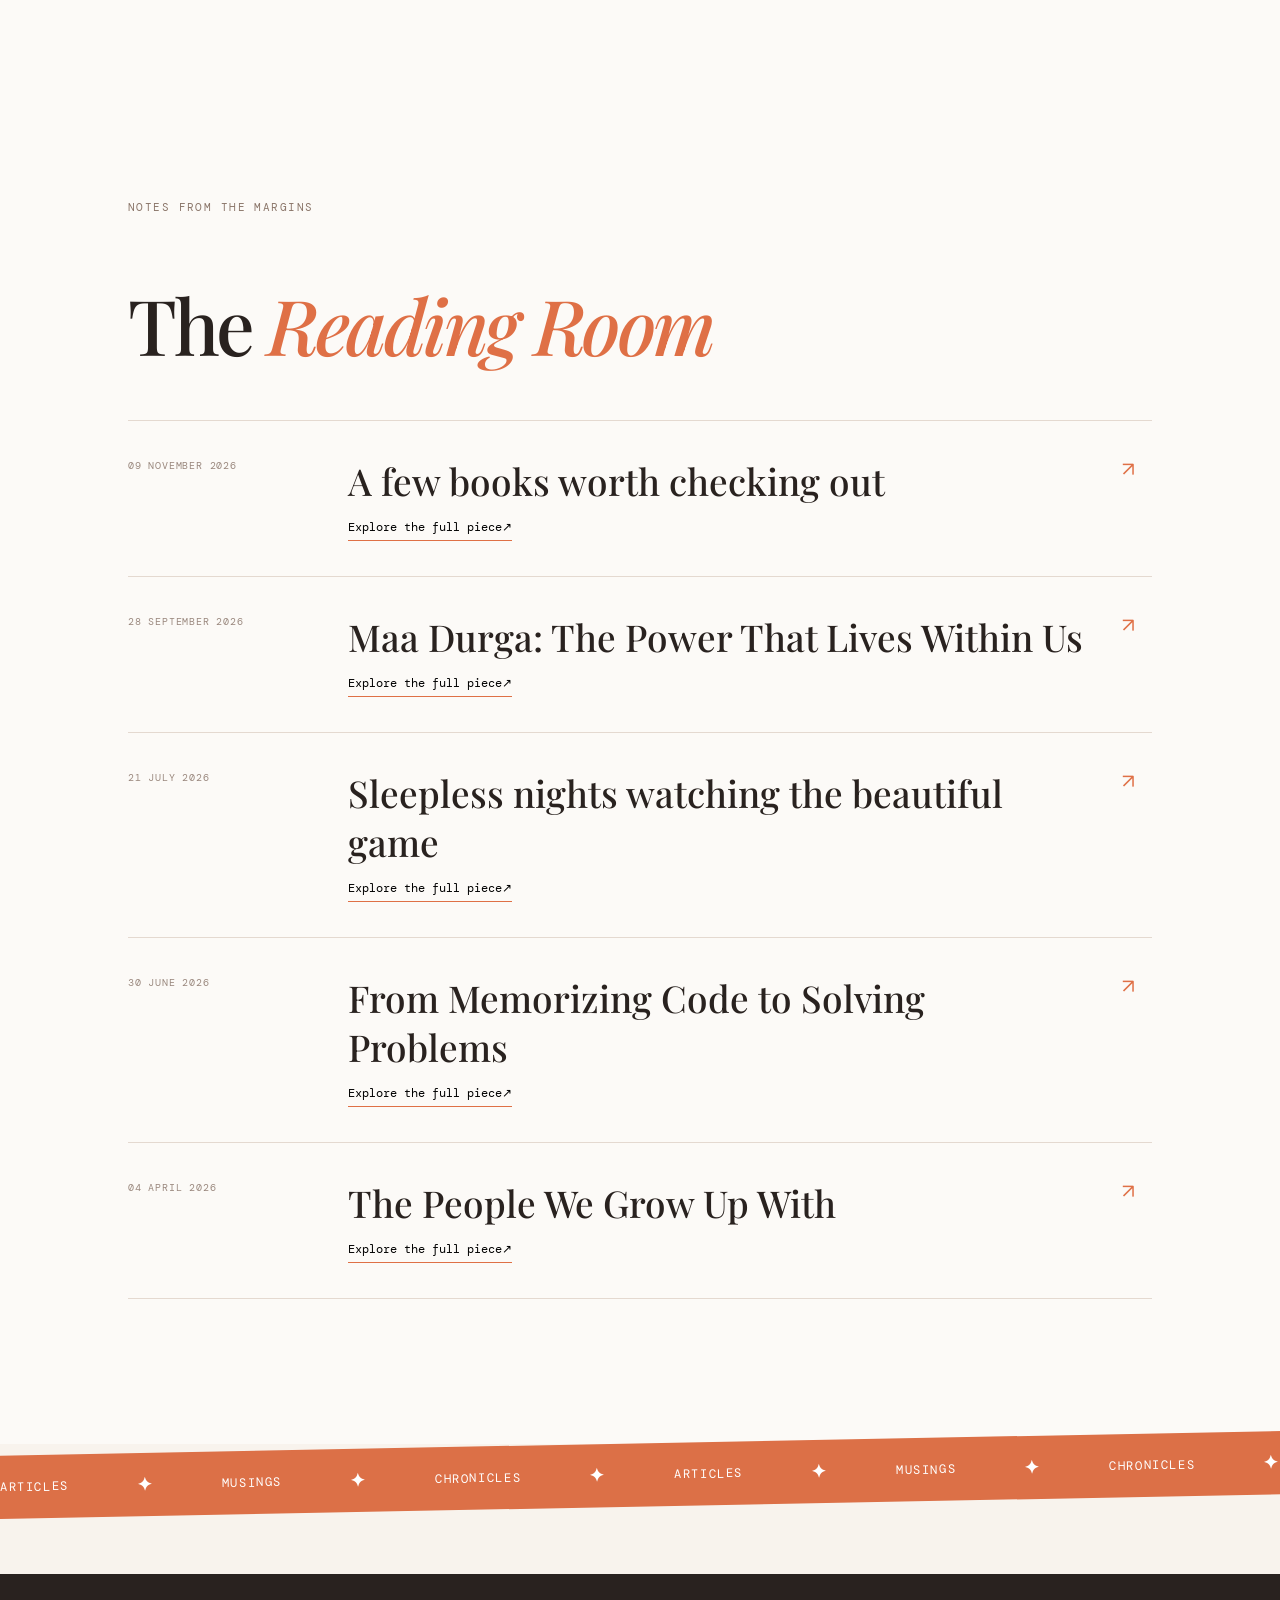
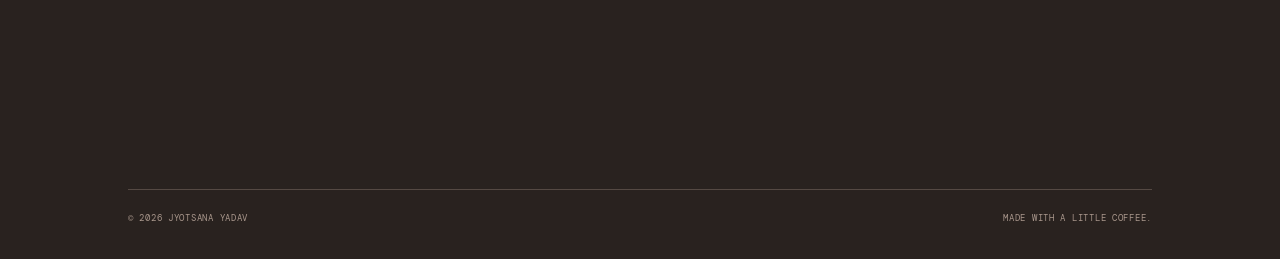
<file: index.html>
<!DOCTYPE html>
<html lang="en">
<head>
  <meta charset="UTF-8">
  <meta name="viewport" content="width=device-width, initial-scale=1.0">
  <meta name="description" content="Articles by Jyotsana Yadav on football, learning DSA and favourite books.">
  <title>Articles — Jyotsana Yadav</title>
  <link rel="preconnect" href="https://fonts.googleapis.com">
  <link rel="preconnect" href="https://fonts.gstatic.com" crossorigin>
  <link href="https://fonts.googleapis.com/css2?family=DM+Mono:wght@400;500&family=DM+Sans:wght@400;500;600&family=Playfair+Display:ital,wght@0,500;0,600;0,700;1,500;1,600&display=swap" rel="stylesheet">
  <link rel="stylesheet" href="style.css">
</head>
<body class="articles-page">

  <main>
    <section class="writing articles-hero section-pad" id="writing">
      <p class="eyebrow">NOTES FROM THE MARGINS</p>
      <div class="section-heading">
        <h2>The <em>Reading Room</em></h2>
      </div>
      <div class="article-list">
        <article class="article-row">
          <div class="article-date">09 NOVEMBER 2026 <span></span></div>
          <div class="article-main"><h3>A few books worth checking out</h3><button class="read-button" data-article="article-three"> Explore the full piece↗</button></div>
          <span class="article-arrow">↗</span>
        </article>
           <article class="article-row">
          <div class="article-date">28 SEPTEMBER 2026 <span></span></div>
          <div class="article-main"><h3>Maa Durga: The Power That Lives Within Us</h3><button class="read-button" data-article="article-five"> Explore the full piece↗</button></div>
          <span class="article-arrow">↗</span>
        </article>
        <article class="article-row">
          <div class="article-date">21 JULY 2026 <span></span></div>
          <div class="article-main"><h3>Sleepless nights watching the beautiful game</h3><button class="read-button" data-article="article-one"> Explore the full piece↗</button></div>
          <span class="article-arrow">↗</span>
        </article>
        <article class="article-row">
          <div class="article-date">30 JUNE 2026 <span></span></div>
          <div class="article-main"><h3>From Memorizing Code to Solving Problems</h3><button class="read-button" data-article="article-two"> Explore the full piece↗</button></div>
          <span class="article-arrow">↗</span>
        </article>
        <article class="article-row">
          <div class="article-date">04 APRIL 2026 <span></span></div>
          <div class="article-main"><h3>The People We Grow Up With</h3><button class="read-button" data-article="article-four"> Explore the full piece↗</button></div>
          <span class="article-arrow">↗</span>
        </article>
      </div>
    </section>
  </main>


  <div class="modal" id="article-modal" aria-hidden="true">
    <div class="modal-backdrop"></div>
    <article class="modal-panel" role="dialog" aria-modal="true" aria-labelledby="modal-title">
      <button class="modal-close" aria-label="Close article">×</button>
      <p class="eyebrow" id="modal-date"></p>
      <h2 id="modal-title"></h2>
      <div class="modal-content" id="modal-content"></div>
    </article>
  </div>
  
    <div class="ticker" aria-label="Topics I write about">
      <div class="ticker-track">
        <span>ARTICLES</span><b>✦</b><span>MUSINGS</span><b>✦</b><span>CHRONICLES</span><b>✦</b>
        <span>ARTICLES</span><b>✦</b><span>MUSINGS</span><b>✦</b><span>CHRONICLES</span><b>✦</b>
      </div>
    </div>
<br>
    <br>
    <br>

    <section class="contact section-pad" id="contact">
      <p class="eyebrow"></p>
      <footer><span>© 2026 JYOTSANA YADAV</span><span>MADE WITH A LITTLE COFFEE.</span></footer>
    </section>
  <script src="script.js"></script>
</body>
</html>
</file>
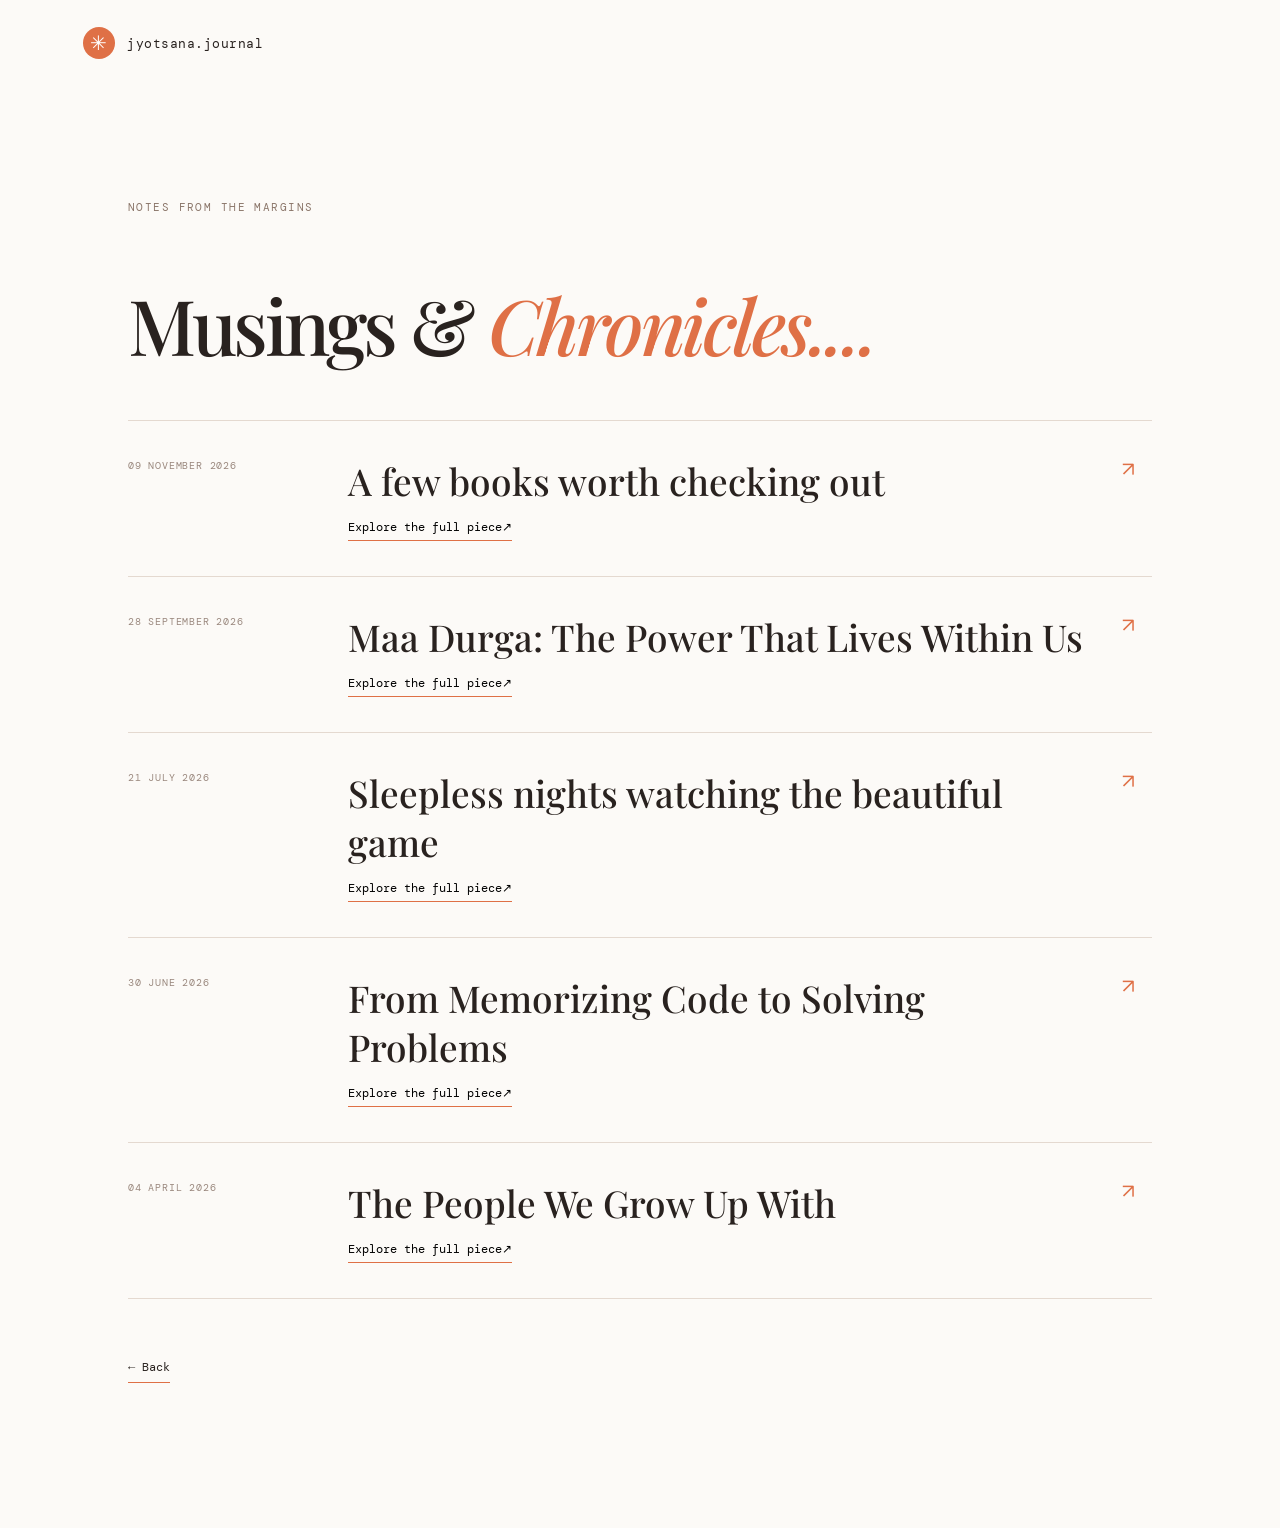
<file: articles.html>
<!DOCTYPE html>
<html lang="en">
<head>
  <meta charset="UTF-8">
  <meta name="viewport" content="width=device-width, initial-scale=1.0">
  <meta name="description" content="Articles by Jyotsana Yadav on football, learning DSA and favourite books.">
  <title>Articles — Jyotsana Yadav</title>
  <link rel="preconnect" href="https://fonts.googleapis.com">
  <link rel="preconnect" href="https://fonts.gstatic.com" crossorigin>
  <link href="https://fonts.googleapis.com/css2?family=DM+Mono:wght@400;500&family=DM+Sans:wght@400;500;600&family=Playfair+Display:ital,wght@0,500;0,600;0,700;1,500;1,600&display=swap" rel="stylesheet">
  <link rel="stylesheet" href="style.css">
</head>
<body class="articles-page">
  <header class="site-header">
    <a class="brand" href="index.html"><span class="brand-mark">✳</span><span>jyotsana.journal</span></a>
    <button class="menu-toggle" aria-label="Toggle navigation" aria-expanded="false">☰</button>

  </header>

  <main>
    <section class="writing articles-hero section-pad" id="writing">
      <p class="eyebrow">NOTES FROM THE MARGINS</p>
      <div class="section-heading">
        <h2>Musings &amp; <em>Chronicles....</em></h2>
      </div>
      <div class="article-list">
        <article class="article-row">
          <div class="article-date">09 NOVEMBER 2026 <span></span></div>
          <div class="article-main"><h3>A few books worth checking out</h3><button class="read-button" data-article="article-three"> Explore the full piece↗</button></div>
          <span class="article-arrow">↗</span>
        </article>
           <article class="article-row">
          <div class="article-date">28 SEPTEMBER 2026 <span></span></div>
          <div class="article-main"><h3>Maa Durga: The Power That Lives Within Us</h3><button class="read-button" data-article="article-five"> Explore the full piece↗</button></div>
          <span class="article-arrow">↗</span>
        </article>
        <article class="article-row">
          <div class="article-date">21 JULY 2026 <span></span></div>
          <div class="article-main"><h3>Sleepless nights watching the beautiful game</h3><button class="read-button" data-article="article-one"> Explore the full piece↗</button></div>
          <span class="article-arrow">↗</span>
        </article>
        <article class="article-row">
          <div class="article-date">30 JUNE 2026 <span></span></div>
          <div class="article-main"><h3>From Memorizing Code to Solving Problems</h3><button class="read-button" data-article="article-two"> Explore the full piece↗</button></div>
          <span class="article-arrow">↗</span>
        </article>
        <article class="article-row">
          <div class="article-date">04 APRIL 2026 <span></span></div>
          <div class="article-main"><h3>The People We Grow Up With</h3><button class="read-button" data-article="article-four"> Explore the full piece↗</button></div>
          <span class="article-arrow">↗</span>
        </article>
      </div>
      <a class="text-link back-home" href="index.html">← Back</a>
    </section>
  </main>


  <div class="modal" id="article-modal" aria-hidden="true">
    <div class="modal-backdrop"></div>
    <article class="modal-panel" role="dialog" aria-modal="true" aria-labelledby="modal-title">
      <button class="modal-close" aria-label="Close article">×</button>
      <p class="eyebrow" id="modal-date"></p>
      <h2 id="modal-title"></h2>
      <div class="modal-content" id="modal-content"></div>
    </article>
  </div>
  <script src="script.js"></script>
</body>
</html>
</file>
<file: style.css>
*{box-sizing:border-box}html{scroll-behavior:smooth}body{margin:0;background:#f8f3ed;color:#29221f;font-family:"DM Sans",sans-serif}a{color:inherit;text-decoration:none}button{font:inherit}.site-header{height:86px;padding:0 6.5%;display:flex;align-items:center;justify-content:space-between;position:absolute;top:0;left:0;width:100%;z-index:10}.brand{display:flex;align-items:center;gap:12px;font:13px "DM Mono",monospace;letter-spacing:.04em}.brand-mark{width:32px;height:32px;border-radius:50%;background:#df7046;color:#fff;display:grid;place-items:center;font-size:20px}.nav{display:flex;gap:36px;align-items:center;font-size:13px;letter-spacing:.04em}.nav a{transition:color .2s}.nav a:hover,.text-link:hover{color:#d96940}.nav-contact{border-bottom:1px solid;padding:8px 0}.menu-toggle{display:none;background:none;border:0;font-size:24px}.hero{min-height:790px;height:100vh;max-height:980px;position:relative;overflow:hidden;padding:270px 10% 70px;background:radial-gradient(ellipse at 84% 53%,#f8e9e4 0,transparent 34%),#f8f3ed}.hero-meta{position:absolute;top:32%;left:10%;display:flex;gap:48px;color:#65554d;font:11px "DM Mono",monospace;letter-spacing:.12em}.hero-meta span:first-child{color:#d96b43}.hero-copy{position:relative;z-index:2}.hello{font:clamp(65px,11vw,150px)/.9 "Playfair Display",serif;margin:0 0 0 10px}.hero h1{font:italic 600 clamp(100px,19vw,260px)/.85 "Playfair Display",serif;color:#df7046;margin:0 0 0 13%;letter-spacing:-.075em;white-space:nowrap}.hero h1 span{color:#29221f}.orbit{position:absolute;border:1px solid #f1c9b8;border-radius:50%;width:600px;height:600px;right:0;top:21%;pointer-events:none}.orbit-two{width:450px;height:450px;right:8%;top:30%;border-color:#e5c9e4}.portrait-card{position:absolute;right:13%;top:36%;width:230px;background:#fff;padding:12px 12px 30px;transform:rotate(5deg);z-index:3;box-shadow:0 18px 40px #49372a20}.portrait-placeholder{height:270px;background:linear-gradient(145deg,#d5c8b8,#6c6257);display:grid;place-items:center;text-align:center;color:#fff;font:14px "DM Mono",monospace}.portrait-card small{position:absolute;bottom:9px;left:15px;font:9px "DM Mono",monospace;color:#6e625a}.hero-intro{position:absolute;left:10%;bottom:12%;font:13px/1.8 "DM Mono",monospace;color:#695d56}.hero-intro span{color:#df7046}.round-link{position:absolute;bottom:9%;left:52%;width:120px;height:120px;border-radius:50%;background:#29221f;color:#fff;display:flex;align-items:center;justify-content:center;flex-direction:column;gap:7px;font:11px "DM Mono",monospace;transition:transform .3s}.round-link:hover{transform:rotate(-8deg) scale(1.05)}.round-link span{font-size:18px}.scroll-note{position:absolute;right:5%;bottom:14%;writing-mode:vertical-rl;font:9px "DM Mono",monospace;letter-spacing:.2em}.ticker{overflow:hidden;background:#dc7047;color:#fff;padding:19px 0;transform:rotate(-1.1deg) scale(1.02);margin:0 0 5px}.ticker-track{display:flex;align-items:center;justify-content:space-around;gap:42px;white-space:nowrap;font:12px "DM Mono",monospace;letter-spacing:.12em}.ticker b{font-size:18px}.section-pad{padding:145px 10%}.eyebrow{font:11px "DM Mono",monospace;letter-spacing:.13em;color:#8b766a;margin:0 0 70px}.about{background:#fcfaf7}.about-grid{display:grid;grid-template-columns:1.2fr .8fr;gap:12%;align-items:center}.about h2,.section-heading h2,.contact h2{font:500 clamp(48px,6vw,82px)/1.05 "Playfair Display",serif;letter-spacing:-.045em;margin:0}.about h2 em,.section-heading em,.contact h2 em{color:#df7046;font-weight:500}.about-text{font-size:16px;line-height:1.9;color:#74665e}.about-text p{margin:0 0 20px}.text-link{display:inline-block;margin-top:14px;border-bottom:1px solid #df7046;padding-bottom:7px;font:12px "DM Mono",monospace;transition:color .2s}.interests{margin-top:110px;padding-top:25px;border-top:1px solid #e7ddd4;display:grid;grid-template-columns:180px 1fr;gap:30px}.interests span{font:10px "DM Mono",monospace;letter-spacing:.13em;color:#df7046}.interests p{margin:0;color:#6e625a;line-height:1.8}.projects{background:#f2ece5}.section-heading{display:flex;justify-content:space-between;align-items:end;margin-bottom:55px}.side-note{font:12px/1.8 "DM Mono",monospace;color:#81736b}.project-grid{display:grid;grid-template-columns:1fr 1fr;gap:60px 28px}.project-card{min-width:0}.project-featured{grid-column:1/-1}.project-visual{height:320px;position:relative;overflow:hidden;padding:20px;color:#fff}.project-visual>span{font:10px "DM Mono",monospace;letter-spacing:.12em;position:relative;z-index:2}.fashion-visual{background:linear-gradient(120deg,#d4d9d6,#9aa8a4 48%,#45514c)}.fashion-visual:after{content:"";position:absolute;width:360px;height:360px;border:1px solid #ffffff80;border-radius:50%;right:10%;top:-20%}.fashion-visual>b{position:absolute;right:16%;top:15%;font-size:180px;font-weight:400;color:#ffffff55}.visual-caption{position:absolute;bottom:22px;left:25px;font:500 48px/.95 "Playfair Display",serif;letter-spacing:-.04em}.visual-caption i{color:#f5b49a}.sikkim-visual{background:linear-gradient(160deg,#c2d2d1,#647d7b 52%,#344b4b)}.mountain-shape{position:absolute;inset:35% -5% 0;background:#334d4c;clip-path:polygon(0 70%,20% 20%,34% 54%,52% 0,75% 62%,89% 26%,100% 70%,100% 100%,0 100%)}.sikkim-visual .visual-caption{z-index:2}.voice-visual{background:linear-gradient(135deg,#332d2b,#78615a)}.waveform{height:90px;position:absolute;left:25px;right:25px;top:90px;display:flex;align-items:center;justify-content:center;gap:8px}.waveform i{width:5px;border-radius:5px;background:#e88b65;height:var(--h,30px)}.waveform i:nth-child(3n){height:70px}.waveform i:nth-child(3n + 1){height:42px}.waveform i:nth-child(4n){height:58px}.project-info{display:flex;justify-content:space-between;align-items:start;padding-top:22px}.project-type{font:10px "DM Mono",monospace;letter-spacing:.12em;color:#d46d46;margin:0 0 12px}.project-info h3{font:500 27px "Playfair Display",serif;margin:0}.project-number{font:11px "DM Mono",monospace;color:#9a887e}.project-description{max-width:720px;color:#786b63;font-size:14px;line-height:1.8}.tags{display:flex;flex-wrap:wrap;gap:8px;margin:18px 0}.tags span{border:1px solid #d9ccc1;border-radius:30px;padding:7px 12px;font:10px "DM Mono",monospace;color:#786b63}.writing{background:#fcfaf7}.article-list{border-top:1px solid #e4d9d0}.article-row{display:grid;grid-template-columns:190px 1fr 30px;gap:30px;padding:35px 0;border-bottom:1px solid #e4d9d0;align-items:start}.article-date{font:10px/2 "DM Mono",monospace;letter-spacing:.08em;color:#9a887e}.article-date span{display:block;color:#df7046}.article-main h3{font:500 clamp(24px,3vw,37px) "Playfair Display",serif;margin:0 0 10px}.article-main p{max-width:680px;color:#81736b;line-height:1.7;font-size:14px;margin:0 0 13px}.read-button{border:0;border-bottom:1px solid #df7046;background:none;padding:0 0 5px;cursor:pointer;font:11px "DM Mono",monospace}.read-button:hover{color:#df7046}.article-arrow{font-size:20px;color:#df7046}.contact{background:#29221f;color:#f8f3ed;padding-bottom:35px}.contact .eyebrow{color:#c6a99a}.contact h2{font-size:clamp(58px,8vw,110px)}.contact>p:not(.eyebrow){max-width:460px;color:#c5b8b0;line-height:1.8;margin:28px 0}.contact-button{display:inline-flex;align-items:center;gap:45px;background:#df7046;color:#fff;padding:17px 22px;font:12px "DM Mono",monospace;margin:10px 0 50px}.contact-button span{font-size:18px}.social-links{display:flex;gap:28px;font:11px "DM Mono",monospace;color:#d8c8be;margin-bottom:90px}.social-links a:hover{color:#df7046}.contact footer{border-top:1px solid #554943;padding-top:22px;display:flex;justify-content:space-between;gap:20px;color:#a9978c;font:9px "DM Mono",monospace;letter-spacing:.08em}.modal{position:fixed;inset:0;z-index:30;display:none}.modal.open{display:block}.modal-backdrop{position:absolute;inset:0;background:#211b18c9;backdrop-filter:blur(4px)}.modal-panel{position:absolute;right:0;top:0;height:100%;width:min(720px,92vw);overflow:auto;background:#fcfaf7;padding:75px clamp(25px,7vw,75px)}.modal-close{position:absolute;right:28px;top:20px;border:0;background:none;font-size:35px;cursor:pointer;color:#29221f}.modal-panel .eyebrow{margin-bottom:25px}.modal-panel h2{font:500 clamp(34px,5vw,55px)/1.1 "Playfair Display",serif;margin:0 0 35px}.modal-content{font-size:15px;line-height:1.95;color:#655850}.modal-content p{margin:0 0 22px}
@media(max-width:800px){.site-header{height:72px;padding:0 6%}.menu-toggle{display:block;color:#29221f}.nav{display:none;position:absolute;top:65px;right:5%;background:#fcfaf7;padding:22px;box-shadow:0 12px 30px #0002;flex-direction:column;gap:22px;align-items:flex-start}.nav.open{display:flex}.hero{min-height:760px;height:100svh;padding:240px 6% 50px}.hero-meta{left:7%;top:23%;gap:18px;font-size:9px}.hero h1{font-size:clamp(78px,20vw,150px);margin-left:2%}.hello{font-size:clamp(65px,15vw,110px)}.portrait-card{width:150px;right:9%;top:48%;padding:8px 8px 24px}.portrait-placeholder{height:175px;font-size:10px}.orbit{width:390px;height:390px;right:-25%;top:37%}.orbit-two{width:300px;height:300px;right:-8%;top:43%}.hero-intro{left:7%;bottom:10%;font-size:10px}.round-link{width:90px;height:90px;left:auto;right:12%;bottom:8%;font-size:9px}.scroll-note{display:none}.section-pad{padding:95px 7%}.eyebrow{margin-bottom:45px}.about-grid{grid-template-columns:1fr;gap:35px}.about h2{font-size:58px}.interests{grid-template-columns:1fr;gap:12px;margin-top:65px}.section-heading{display:block}.side-note{display:block;margin-top:20px}.project-grid{grid-template-columns:1fr;gap:48px}.project-featured{grid-column:auto}.project-visual{height:260px}.article-row{grid-template-columns:1fr 22px;gap:10px}.article-date{grid-column:1/-1}.article-date span{display:inline;margin-left:10px}.article-main h3{font-size:28px}.contact footer{flex-direction:column}.social-links{margin-bottom:65px}.ticker-track{gap:25px;font-size:10px}}
@media(prefers-reduced-motion:reduce){html{scroll-behavior:auto}*,*:before,*:after{transition:none!important}}

/* ---- Hero call-to-action ---- */
.hero-cta{position:absolute;right:10%;bottom:13%;z-index:4;display:flex;flex-direction:column;align-items:flex-end;gap:18px}
/* .cta-big{display:inline-flex;align-items:center;gap:26px;background:#df7046;color:#fff;padding:22px 26px 22px 40px;border-radius:70px;font:500 17px "DM Mono",monospace;letter-spacing:.04em;box-shadow:0 18px 40px #df704655;transition:transform .25s,box-shadow .25s,background .25s}
.cta-big i{font-style:normal;width:46px;height:46px;border-radius:50%;background:#29221f;display:grid;place-items:center;font-size:22px;transition:transform .25s}
.cta-big:hover{background:#c85f38;transform:translateY(-3px);box-shadow:0 22px 46px #df704677}
.cta-big:hover i{transform:rotate(45deg)} */
.cta-big{display:inline-flex;align-items:center;gap:26px;background:#29221f;color:#fff;padding:22px 26px 22px 40px;border-radius:70px;font:500 17px "DM Mono",monospace;letter-spacing:.04em;box-shadow:0 18px 40px #29221f40;transition:transform .25s,box-shadow .25s,background .25s}
.cta-big i{font-style:normal;width:46px;height:46px;border-radius:50%;background:#df7046;color:#fff;display:grid;place-items:center;font-size:22px;transition:transform .25s}
.cta-big:hover{background:#3b312c;transform:translateY(-3px);box-shadow:0 22px 46px #29221f55}
.cta-big:hover i{transform:rotate(45deg)}
.cta-big:focus-visible,.text-link:focus-visible,.read-button:focus-visible{outline:3px solid #29221f;outline-offset:4px}
.hero-cta .text-link{margin:0}


/* ---- Articles page ---- */
.articles-hero{padding-top:200px;min-height:100vh}
.articles-page .site-header{position:absolute}
.back-home{margin-top:60px}
.article-main h3{cursor:default}
.read-button{font-size:12px}
.read-button:hover{color:#df7046}

@media(max-width:800px){
  .hero-cta{left:7%;right:7%;bottom:24%;align-items:flex-start}
  .cta-big{width:100%;justify-content:space-between;padding:18px 20px 18px 28px;font-size:15px}
  .cta-big i{width:40px;height:40px}
  .faith-inner{grid-template-columns:1fr}
  .faith-photo{height:70vw;min-height:320px}
  .faith-text{padding:60px 7%}
  .articles-hero{padding-top:140px}
}
</file>
